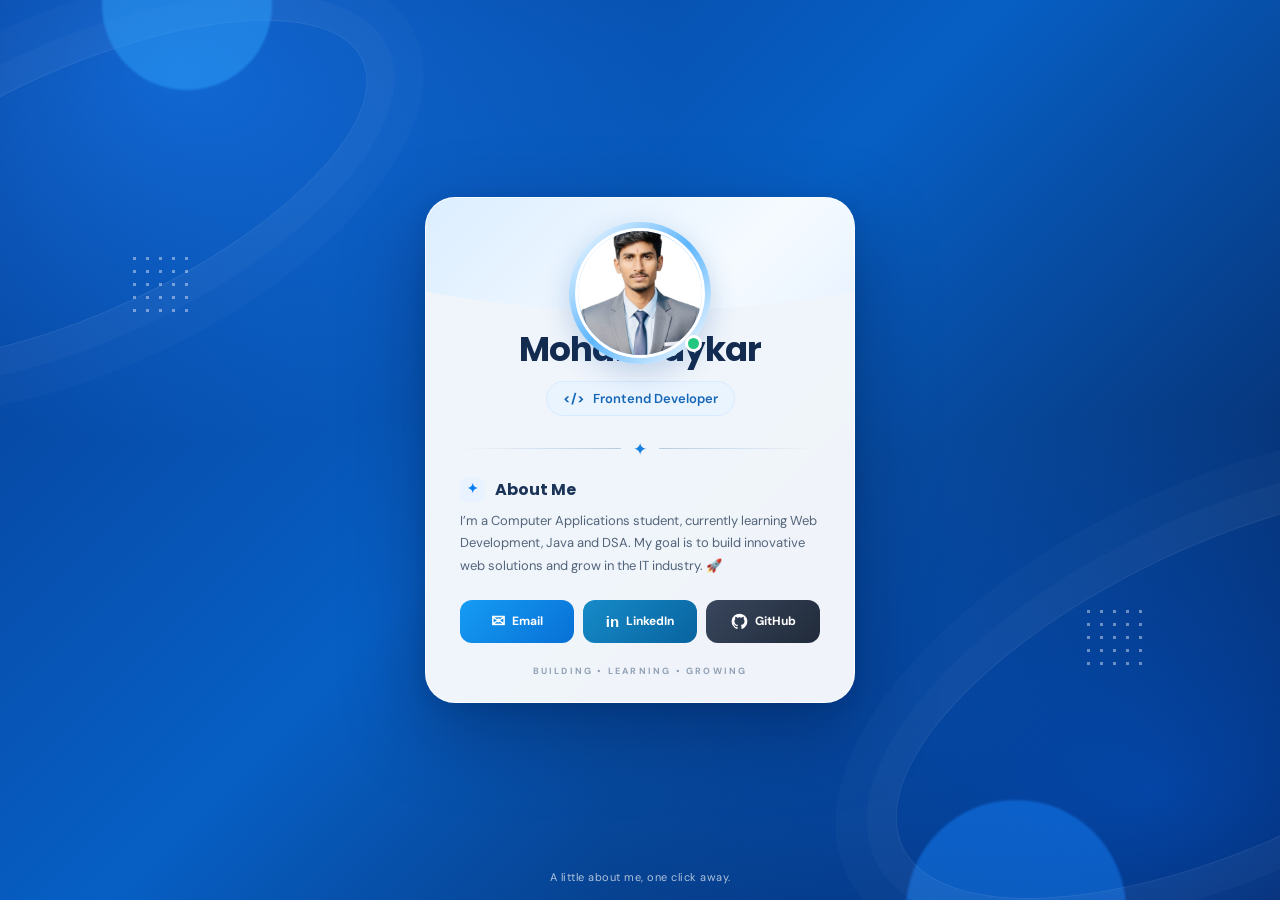
<file: index.html>
<!DOCTYPE html>
<html lang="en">
<head>
  <meta charset="UTF-8">
  <meta name="viewport" content="width=device-width, initial-scale=1.0">
  <meta name="description" content="Mohan Jaykar - Frontend Developer profile card">
  <title>Mohan Jaykar | Frontend Developer</title>
  <link rel="stylesheet" href="assets/css/style.css">
</head>
<body>
  <main class="page">
    <div class="ambient ambient-one"></div>
    <div class="ambient ambient-two"></div>
    <div class="dot-pattern dots-left"></div>
    <div class="dot-pattern dots-right"></div>

    <article class="profile-card">
      <div class="card-top-glow"></div>

      <div class="avatar-wrap">
        <img
          class="profile-photo"
          src="assets/images/Mohan_Profile_Photo.jpeg"
          alt="Mohan Jaykar"
        >
        <span class="online-indicator" aria-label="Available"></span>
      </div>

      <p class="eyebrow">HELLO, I'M</p>
      <h1>Mohan Jaykar</h1>
      <div class="role"><span class="code-icon">&lt;/&gt;</span> Frontend Developer</div>

      <div class="divider">
        <span></span><i>✦</i><span></span>
      </div>

      <section class="about">
        <h2><span class="about-icon">✦</span> About Me</h2>
        <p>
          I’m a Computer Applications student, currently learning Web Development,
          Java and DSA. My goal is to build innovative web solutions and grow in
          the IT industry. 🚀
        </p>
      </section>

      <nav class="social-links" aria-label="Contact and social profiles">
        <a class="social-btn email" href="mailto:mohan.jaykar@example.com">
          <span class="btn-icon">✉</span> Email
        </a>
        <a class="social-btn linkedin"
           href="https://www.linkedin.com/in/mohan-jaykar-365a733b0/"
           target="_blank" rel="noopener noreferrer">
          <span class="linkedin-mark">in</span> LinkedIn
        </a>
        <a class="social-btn github"
           href="https://github.com/Mohan68tech"
           target="_blank" rel="noopener noreferrer">
          <svg viewBox="0 0 24 24" aria-hidden="true">
            <path fill="currentColor" d="M12 .9a11.1 11.1 0 0 0-3.51 21.63c.55.1.76-.24.76-.54v-2.1c-3.1.67-3.76-1.32-3.76-1.32-.5-1.28-1.23-1.62-1.23-1.62-1.01-.69.08-.68.08-.68 1.12.08 1.71 1.15 1.71 1.15.99 1.7 2.6 1.21 3.23.93.1-.72.39-1.21.7-1.49-2.48-.28-5.09-1.24-5.09-5.52 0-1.22.44-2.21 1.15-2.99-.12-.28-.5-1.42.11-2.95 0 0 .94-.3 3.05 1.14a10.6 10.6 0 0 1 5.55 0c2.11-1.44 3.05-1.14 3.05-1.14.61 1.53.23 2.67.11 2.95.72.78 1.15 1.77 1.15 2.99 0 4.29-2.61 5.23-5.1 5.51.4.35.75 1.02.75 2.06v3.08c0 .3.2.65.77.54A11.1 11.1 0 0 0 12 .9Z"/>
          </svg>
          GitHub
        </a>
      </nav>
      <p class="card-footer">BUILDING • LEARNING • GROWING</p>
    </article>

    <p class="page-note">A little about me, one click away.</p>
  </main>
</body>
</html>
</file>
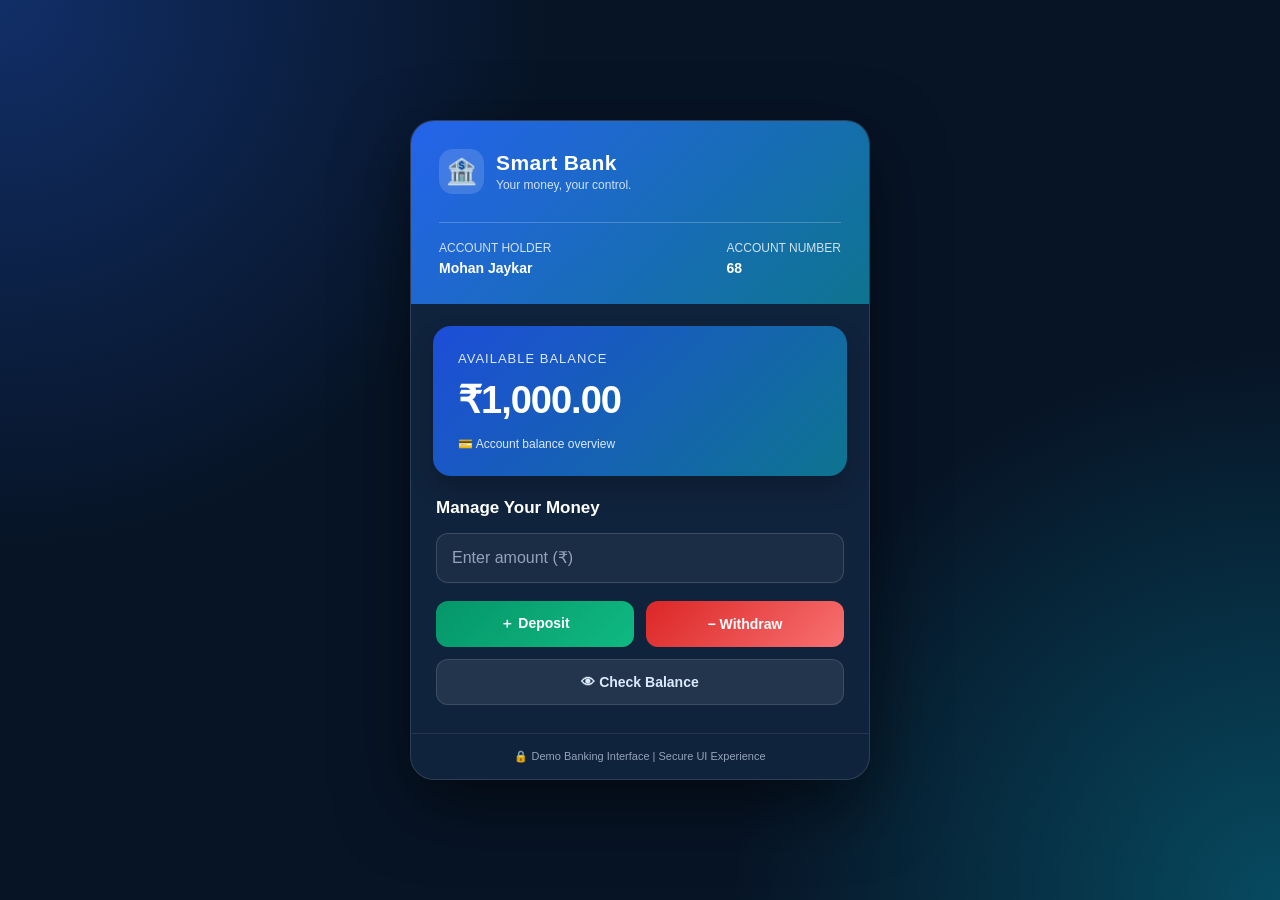
<file: bankJS.html>
<!DOCTYPE html>
<html lang="en">

<head>
    <meta charset="UTF-8">
    <meta name="viewport" content="width=device-width, initial-scale=1.0">
    <title>Smart Bank Portal</title>

    <style>
        * {
            margin: 0;
            padding: 0;
            box-sizing: border-box;
            font-family: 'Segoe UI', sans-serif;
        }

        body {
            min-height: 100vh;
            display: flex;
            justify-content: center;
            align-items: center;
            padding: 25px;
            color: white;
            background:
                radial-gradient(circle at top left, #2563eb55, transparent 35%),
                radial-gradient(circle at bottom right, #06b6d455, transparent 35%),
                #071426;
        }

        .bank-container {
            width: 100%;
            max-width: 460px;
            overflow: hidden;
            border-radius: 24px;
            background: #10233c;
            border: 1px solid #ffffff20;
            box-shadow: 0 25px 70px #0008;
            animation: appear 0.7s ease;
        }

        @keyframes appear {
            from {
                opacity: 0;
                transform: translateY(25px);
            }

            to {
                opacity: 1;
                transform: translateY(0);
            }
        }

        .header {
            padding: 28px;
            background: linear-gradient(135deg, #2563eb, #0e7490);
        }

        .bank-brand {
            display: flex;
            align-items: center;
            gap: 12px;
            margin-bottom: 28px;
        }

        .bank-icon {
            width: 45px;
            height: 45px;
            display: grid;
            place-items: center;
            border-radius: 14px;
            background: #ffffff25;
            font-size: 25px;
        }

        .bank-brand h2 {
            font-size: 21px;
            letter-spacing: 0.4px;
        }

        .bank-brand p {
            font-size: 12px;
            opacity: 0.8;
            margin-top: 3px;
        }

        .account-meta {
            display: flex;
            justify-content: space-between;
            gap: 10px;
            padding-top: 18px;
            border-top: 1px solid #ffffff35;
            font-size: 12px;
        }

        .account-meta span {
            display: block;
            opacity: 0.8;
            margin-bottom: 5px;
        }

        .account-meta strong {
            font-size: 14px;
        }

        .balance-box {
            margin: 22px;
            padding: 25px;
            border-radius: 18px;
            background: linear-gradient(135deg, #1d4ed8, #0e7490);
            box-shadow: 0 12px 25px #0003;
        }

        .balance-label {
            color: #dbeafe;
            font-size: 13px;
            letter-spacing: 1px;
            text-transform: uppercase;
        }

        .balance-amount {
            margin-top: 12px;
            font-size: 38px;
            font-weight: 700;
            letter-spacing: -1px;
        }

        .balance-footer {
            margin-top: 15px;
            font-size: 12px;
            color: #dbeafe;
        }

        .controls {
            padding: 0 25px 28px;
        }

        .section-title {
            font-size: 17px;
            margin-bottom: 15px;
        }

        .input-group {
            margin-bottom: 18px;
        }

        input[type="number"] {
            width: 100%;
            padding: 15px;
            border: 1px solid #ffffff25;
            border-radius: 12px;
            background: #ffffff0c;
            color: white;
            font-size: 16px;
            outline: none;
            transition: 0.3s;
        }

        input::placeholder {
            color: #94a3b8;
        }

        input:focus {
            border-color: #38bdf8;
            box-shadow: 0 0 0 3px #38bdf822;
        }

        .btn-grid {
            display: grid;
            grid-template-columns: 1fr 1fr;
            gap: 12px;
            margin-bottom: 12px;
        }

        button {
            border: none;
            border-radius: 12px;
            padding: 14px;
            font-size: 14px;
            font-weight: 700;
            cursor: pointer;
            transition: 0.25s;
        }

        button:hover {
            transform: translateY(-3px);
            filter: brightness(1.1);
        }

        button:active {
            transform: scale(0.97);
        }

        .btn-deposit {
            color: white;
            background: linear-gradient(135deg, #059669, #10b981);
        }

        .btn-withdraw {
            color: white;
            background: linear-gradient(135deg, #dc2626, #f87171);
        }

        .btn-check {
            width: 100%;
            color: #dbeafe;
            background: #ffffff15;
            border: 1px solid #ffffff20;
        }

        #message {
            display: none;
            margin-top: 18px;
            padding: 14px;
            border-radius: 12px;
            font-size: 13px;
            text-align: center;
            line-height: 1.5;
        }

        .msg-success {
            display: block !important;
            background: #064e3b;
            color: #a7f3d0;
            border: 1px solid #059669;
        }

        .msg-error {
            display: block !important;
            background: #7f1d1d;
            color: #fecaca;
            border: 1px solid #dc2626;
        }

        .msg-info {
            display: block !important;
            background: #0c4a6e;
            color: #bae6fd;
            border: 1px solid #0284c7;
        }

        .footer {
            padding: 16px;
            text-align: center;
            color: #94a3b8;
            font-size: 11px;
            border-top: 1px solid #ffffff15;
        }

        @media (max-width: 420px) {
            .balance-amount {
                font-size: 30px;
            }

            .header {
                padding: 22px;
            }
        }
    </style>
</head>

<body>

    <div class="bank-container">

        <div class="header">
            <div class="bank-brand">
                <div class="bank-icon">🏦</div>
                <div>
                    <h2>Smart Bank</h2>
                    <p>Your money, your control.</p>
                </div>
            </div>

            <div class="account-meta">
                <div>
                    <span>ACCOUNT HOLDER</span>
                    <strong id="accHolder"></strong>
                </div>

                <div>
                    <span>ACCOUNT NUMBER</span>
                    <strong id="accNum"></strong>
                </div>
            </div>
        </div>

        <div class="balance-box">
            <div class="balance-label">Available Balance</div>
            <div class="balance-amount" id="accBalance">₹0.00</div>
            <div class="balance-footer">💳 Account balance overview</div>
        </div>

        <div class="controls">

            <h3 class="section-title">Manage Your Money</h3>

            <div class="input-group">
                <input type="number" id="amount" placeholder="Enter amount (₹)" min="0.01" step="0.01">
            </div>

            <div class="btn-grid">
                <button class="btn-deposit" onclick="depositMoney()">
                    ＋ Deposit
                </button>

                <button class="btn-withdraw" onclick="withdrawMoney()">
                    − Withdraw
                </button>
            </div>

            <button class="btn-check" onclick="showBalance()">
                👁 Check Balance
            </button>

            <div id="message"></div>
        </div>

        <div class="footer">
            🔒 Demo Banking Interface | Secure UI Experience
        </div>

    </div>

    <script>
        function BankAccount(accountNumber, accountHolder, balance) {
            this.accountNumber = accountNumber;
            this.accountHolder = accountHolder;
            this.balance = balance;

            this.deposit = function (amount) {
                if (!Number.isFinite(amount) || amount <= 0) {
                    return "Please enter a valid positive amount.";
                }

                this.balance += amount;
                return this.balance;
            };

            this.withdraw = function (amount) {
                if (!Number.isFinite(amount) || amount <= 0) {
                    return "Please enter a valid positive amount.";
                }

                if (amount <= this.balance) {
                    this.balance -= amount;
                    return this.balance;
                }

                return "Withdrawal failed: Insufficient balance.";
            };

            this.checkBalance = function () {
                return this.balance;
            };
        }

        const account = new BankAccount("68", "Mohan Jaykar", 1000);

        const currency = new Intl.NumberFormat("en-IN", {
            style: "currency",
            currency: "INR",
            minimumFractionDigits: 2
        });

        document.getElementById("accNum").innerText =
            account.accountNumber;

        document.getElementById("accHolder").innerText =
            account.accountHolder;

        function updateBalance() {
            document.getElementById("accBalance").innerText =
                currency.format(account.checkBalance());
        }

        updateBalance();

        function showMessage(text, type) {
            const msgEl = document.getElementById("message");

            msgEl.innerText = text;
            msgEl.className = type;
        }

        function getAmount() {
            return Number(document.getElementById("amount").value);
        }

        function depositMoney() {
            const inputEl = document.getElementById("amount");
            const amt = getAmount();

            if (inputEl.value.trim() === "") {
                showMessage("Please enter an amount first.", "msg-error");
                return;
            }

            const result = account.deposit(amt);

            if (typeof result === "number") {
                updateBalance();

                showMessage(
                    "✓ Successfully deposited " + currency.format(amt),
                    "msg-success"
                );

                inputEl.value = "";
            } else {
                showMessage(result, "msg-error");
            }
        }

        function withdrawMoney() {
            const inputEl = document.getElementById("amount");
            const amt = getAmount();

            if (inputEl.value.trim() === "") {
                showMessage("Please enter an amount first.", "msg-error");
                return;
            }

            const result = account.withdraw(amt);

            if (typeof result === "number") {
                updateBalance();

                showMessage(
                    "✓ Successfully withdrawn " + currency.format(amt),
                    "msg-success"
                );

                inputEl.value = "";
            } else {
                showMessage(result, "msg-error");
            }
        }

        function showBalance() {
            showMessage(
                "Your current balance is " +
                currency.format(account.checkBalance()),
                "msg-info"
            );
        }
    </script>

</body>

</html>
</file>
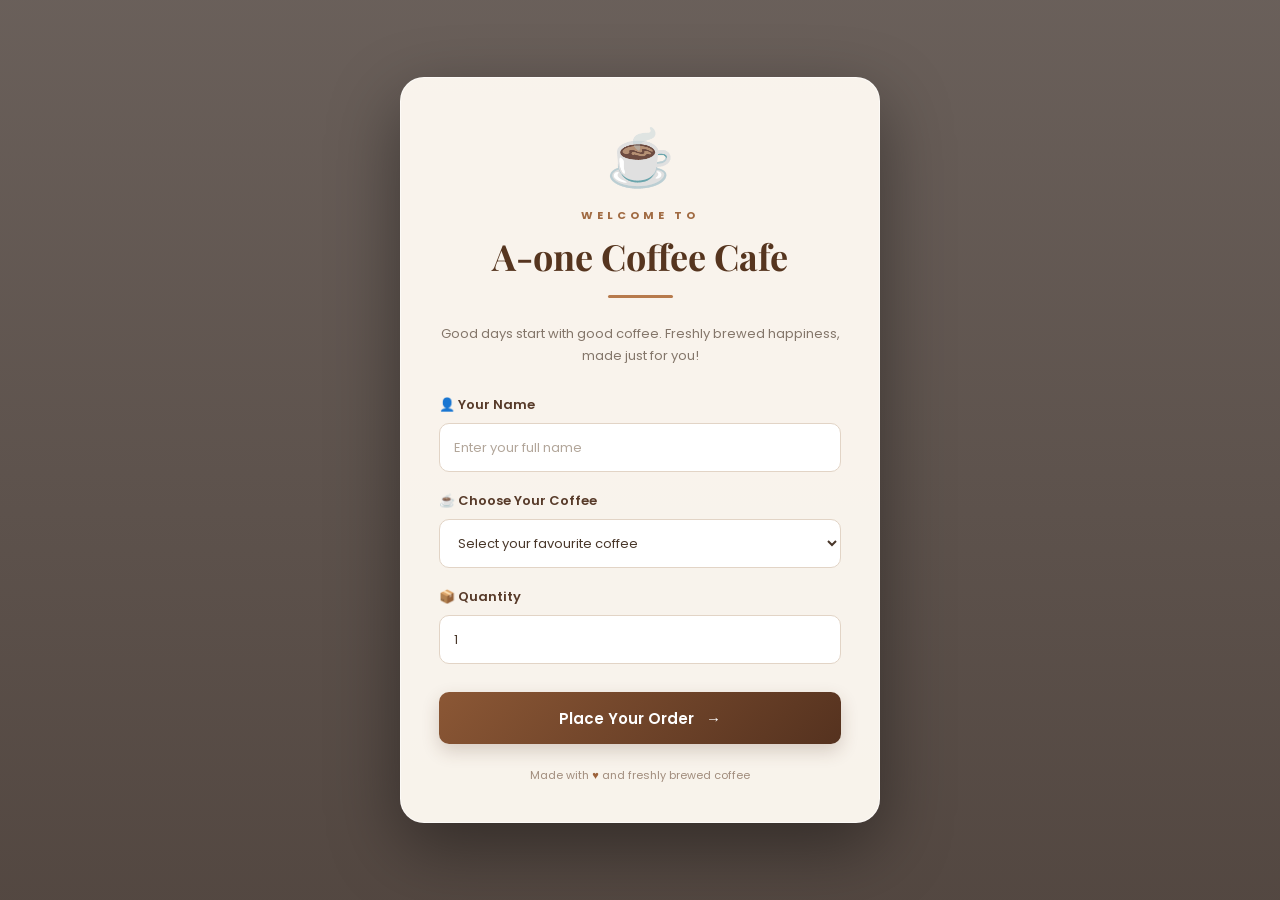
<file: Cape.html>
<!DOCTYPE html>
<html lang="en">

<head>
    <meta charset="UTF-8">
    <meta name="viewport" content="width=device-width, initial-scale=1.0">
    <title>A-one Coffee Cafe | Order Now</title>

    <link
        href="https://fonts.googleapis.com/css2?family=Playfair+Display:wght@600;700;800&family=Poppins:wght@400;500;600;700&display=swap"
        rel="stylesheet">

    <style>
        * {
            margin: 0;
            padding: 0;
            box-sizing: border-box;
        }

        body {
            min-height: 100vh;
            font-family: 'Poppins', sans-serif;
            display: flex;
            justify-content: center;
            align-items: center;
            padding: 35px 15px;
            background:
                linear-gradient(rgba(35, 20, 12, 0.68),
                    rgba(35, 20, 12, 0.78)),
                url("https://images.unsplash.com/photo-1445116572660-236099ec97a0?auto=format&fit=crop&w=1920&q=85");

            background-size: cover;
            background-position: center;
            background-attachment: fixed;
        }

        .container {
            width: 100%;
            max-width: 480px;
            padding: 38px;
            background: rgba(255, 250, 243, 0.96);
            border: 1px solid rgba(255, 255, 255, 0.6);
            border-radius: 24px;
            box-shadow: 0 25px 70px rgba(0, 0, 0, 0.4);
            animation: appear 0.8s ease;
        }

        .coffee-icon {
            text-align: center;
            font-size: 55px;
            margin-bottom: 8px;
        }

        .tagline {
            text-align: center;
            color: #a16b43;
            font-size: 11px;
            font-weight: 700;
            letter-spacing: 4px;
            margin-bottom: 8px;
        }

        h1 {
            font-family: 'Playfair Display', serif;
            text-align: center;
            color: #56351f;
            font-size: 36px;
            margin-bottom: 10px;
        }

        .intro {
            text-align: center;
            color: #84766a;
            font-size: 13px;
            line-height: 1.7;
            margin-bottom: 28px;
        }

        .divider {
            width: 65px;
            height: 3px;
            background: #b77a4c;
            margin: 15px auto 25px;
            border-radius: 5px;
        }

        label {
            display: block;
            margin: 19px 0 8px;
            color: #573a29;
            font-size: 13px;
            font-weight: 600;
        }

        input,
        select {
            width: 100%;
            height: 49px;
            padding: 0 14px;
            border: 1px solid #e2d4c6;
            border-radius: 10px;
            background: #fff;
            color: #49372a;
            font-family: inherit;
            font-size: 13px;
            transition: 0.3s;
        }

        input:focus,
        select:focus {
            outline: none;
            border-color: #a76b40;
            box-shadow: 0 0 0 3px rgba(167, 107, 64, 0.13);
        }

        input::placeholder {
            color: #b2a69a;
        }

        button {
            width: 100%;
            height: 52px;
            margin-top: 28px;
            border: none;
            border-radius: 10px;
            background: linear-gradient(135deg, #8b5735, #55321f);
            color: white;
            font-family: inherit;
            font-size: 15px;
            font-weight: 600;
            cursor: pointer;
            box-shadow: 0 7px 18px rgba(87, 51, 30, 0.2);
            transition: 0.3s;
        }

        button:hover {
            transform: translateY(-3px);
            background: linear-gradient(135deg, #a36a43, #70452d);
            box-shadow: 0 10px 22px rgba(87, 51, 30, 0.3);
        }

        .footer {
            text-align: center;
            margin-top: 23px;
            color: #a18d7d;
            font-size: 11px;
        }

        .footer span {
            color: #9c633c;
        }

        @keyframes appear {
            from {
                opacity: 0;
                transform: translateY(25px);
            }

            to {
                opacity: 1;
                transform: translateY(0);
            }
        }

        @media(max-width: 480px) {
            .container {
                padding: 28px 22px;
            }

            h1 {
                font-size: 30px;
            }

            body {
                background-attachment: scroll;
            }
        }
    </style>
</head>

<body>

    <main class="container">

        <div class="coffee-icon">☕</div>

        <p class="tagline">WELCOME TO</p>

        <h1>A-one Coffee Cafe</h1>

        <div class="divider"></div>

        <p class="intro">
            Good days start with good coffee.
            Freshly brewed happiness, made just for you!
        </p>

        <form method="get">

            <label for="customer-name">👤 Your Name</label>

            <input id="customer-name" name="customerName" type="text" placeholder="Enter your full name"
                autocomplete="name" required>

            <label for="coffee">☕ Choose Your Coffee</label>

            <select id="coffee" name="coffee" required>
                <option value="">Select your favourite coffee</option>
                <option value="Americano">Americano</option>
                <option value="Espresso">Espresso</option>
                <option value="Latte">Latte</option>
                <option value="Iced Latte">Iced Latte</option>
                <option value="Iced Americano">Iced Americano</option>
                <option value="Iced Mocha">Iced Mocha</option>
            </select>

            <label for="quantity">📦 Quantity</label>

            <input id="quantity" name="quantity" type="number" min="1" max="20" value="1" required>

            <button type="submit">
                Place Your Order &nbsp; →
            </button>

        </form>

        <p class="footer">
            Made with <span>♥</span> and freshly brewed coffee
        </p>

    </main>

</body>

</html>
</file>
<file: assets/css/style.css>
@import url('https://fonts.googleapis.com/css2?family=DM+Sans:wght@400;500;600;700&family=Poppins:wght@400;500;600;700;800&display=swap');

:root {
  --navy: #071a42;
  --blue: #087cf0;
  --ink: #172b4d;
  --muted: #65748b;
  --white: #ffffff;
}

* { box-sizing: border-box; }

body {
  margin: 0;
  min-height: 100vh;
  font-family: 'DM Sans', sans-serif;
  color: var(--ink);
  background: #071a42;
}

.page {
  min-height: 100vh;
  padding: 48px 20px;
  display: grid;
  place-items: center;
  position: relative;
  overflow: hidden;
  isolation: isolate;
  background:
    radial-gradient(ellipse at 14% 8%, rgba(27, 133, 255, .55), transparent 32%),
    radial-gradient(ellipse at 90% 88%, rgba(0, 108, 255, .42), transparent 34%),
    linear-gradient(135deg, #063b91 0%, #075fc4 46%, #061b4c 100%);
}

.page::before, .page::after {
  content: "";
  position: absolute;
  z-index: -1;
  border: 1px solid rgba(255,255,255,.10);
  border-radius: 50%;
  transform: rotate(-25deg);
}

.page::before {
  width: 620px; height: 240px;
  left: -230px; top: 70px;
  box-shadow: 0 0 0 28px rgba(255,255,255,.025), 0 0 0 58px rgba(255,255,255,.02);
}

.page::after {
  width: 720px; height: 300px;
  right: -310px; bottom: 55px;
  box-shadow: 0 0 0 30px rgba(255,255,255,.025), 0 0 0 62px rgba(255,255,255,.02);
}

.ambient {
  position: absolute;
  z-index: -1;
  border-radius: 50%;
  filter: blur(1px);
  opacity: .45;
}
.ambient-one {
  width: 170px; height: 170px;
  background: #32a8ff;
  top: -80px; left: 8%;
}
.ambient-two {
  width: 220px; height: 220px;
  background: #1685ff;
  bottom: -120px; right: 12%;
}

.dot-pattern {
  position: absolute;
  width: 70px; height: 70px;
  opacity: .55;
  background-image: radial-gradient(rgba(255,255,255,.75) 1.5px, transparent 1.5px);
  background-size: 13px 13px;
}
.dots-left { left: 10%; top: 28%; }
.dots-right { right: 10%; bottom: 25%; }

.profile-card {
  width: min(100%, 430px);
  position: relative;
  overflow: hidden;
  padding: 112px 34px 25px;
  border: 1px solid rgba(255,255,255,.72);
  border-radius: 30px;
  background: rgba(255,255,255,.94);
  box-shadow: 0 28px 80px rgba(0, 12, 45, .35), 0 4px 18px rgba(0,0,0,.08);
  text-align: center;
  animation: rise-in .8s ease both;
}

.card-top-glow {
  position: absolute;
  inset: 0 0 auto;
  height: 150px;
  background: linear-gradient(135deg, #dceeff, #f5faff 65%, #e6f2ff);
  clip-path: ellipse(90% 75% at 50% 0%);
}

.avatar-wrap {
  width: 142px;
  height: 142px;
  position: absolute;
  z-index: 1;
  top: 24px;
  left: 50%;
  transform: translateX(-50%);
  padding: 6px;
  border-radius: 50%;
  background: linear-gradient(135deg, #fff, #5eb6ff, #fff);
  box-shadow: 0 9px 28px rgba(12, 83, 158, .22);
}

.profile-photo {
  display: block;
  width: 100%;
  height: 100%;
  border-radius: 50%;
  object-fit: cover;
  border: 3px solid white;
  background: #dce8f5;
}

.online-indicator {
  position: absolute;
  right: 9px;
  bottom: 12px;
  width: 17px;
  height: 17px;
  border: 3px solid white;
  border-radius: 50%;
  background: #24c780;
}

.eyebrow {
  margin: 0 0 5px;
  color: #6e829c;
  font-size: 10px;
  font-weight: 700;
  letter-spacing: 3px;
}

h1 {
  margin: 0;
  color: #142b50;
  font-family: 'Poppins', sans-serif;
  font-size: clamp(27px, 6vw, 34px);
  line-height: 1.25;
  font-weight: 700;
  letter-spacing: -.8px;
}

.role {
  display: inline-flex;
  align-items: center;
  gap: 8px;
  margin-top: 10px;
  padding: 8px 16px;
  border: 1px solid #d8eaff;
  border-radius: 30px;
  color: #1767b7;
  background: #eaf4ff;
  font-size: 13px;
  font-weight: 600;
}
.code-icon { font-weight: 800; }

.divider {
  display: flex;
  align-items: center;
  gap: 12px;
  margin: 22px 0 17px;
  color: #1680df;
}
.divider span {
  height: 1px;
  flex: 1;
  background: linear-gradient(90deg, transparent, #b7cce1);
}
.divider span:last-child {
  background: linear-gradient(90deg, #b7cce1, transparent);
}
.divider i { font-size: 17px; font-style: normal; }

.about { text-align: left; }
.about h2 {
  display: flex;
  align-items: center;
  gap: 10px;
  margin: 0 0 8px;
  color: #1c3458;
  font-family: 'Poppins', sans-serif;
  font-size: 16px;
}
.about-icon {
  display: grid;
  place-items: center;
  width: 25px; height: 25px;
  border-radius: 8px;
  color: #087cf0;
  background: #e8f3ff;
  font-size: 13px;
}
.about p {
  margin: 0;
  color: #53647a;
  font-size: 13px;
  line-height: 1.75;
}

.social-links {
  display: grid;
  grid-template-columns: 1fr 1fr 1fr;
  gap: 9px;
  margin-top: 22px;
}
.social-btn {
  min-height: 43px;
  display: inline-flex;
  justify-content: center;
  align-items: center;
  gap: 7px;
  padding: 9px 8px;
  border-radius: 12px;
  color: white;
  text-decoration: none;
  font-size: 12px;
  font-weight: 700;
  transition: transform .2s ease, box-shadow .2s ease, filter .2s ease;
}
.social-btn:hover {
  transform: translateY(-3px);
  box-shadow: 0 8px 18px rgba(0, 40, 100, .2);
  filter: brightness(1.07);
}
.email { background: linear-gradient(135deg, #159cf4, #0870d5); }
.linkedin { background: linear-gradient(135deg, #168bc8, #08639f); }
.github { background: linear-gradient(135deg, #39465c, #202a3a); }
.btn-icon { font-size: 17px; line-height: 1; }
.linkedin-mark {
  font-family: Arial, sans-serif;
  font-size: 15px;
  font-weight: 800;
}
.github svg { width: 17px; height: 17px; }

.card-footer {
  margin: 22px 0 0;
  color: #91a1b5;
  font-size: 9px;
  font-weight: 700;
  letter-spacing: 2.2px;
}

.page-note {
  position: absolute;
  bottom: 16px;
  margin: 0;
  color: rgba(255,255,255,.68);
  font-size: 11px;
  letter-spacing: .5px;
}

@keyframes rise-in {
  from { opacity: 0; transform: translateY(18px); }
  to { opacity: 1; transform: translateY(0); }
}

@media (max-width: 480px) {
  .page { padding: 30px 16px 52px; }
  .profile-card { padding: 105px 22px 22px; border-radius: 25px; }
  .avatar-wrap { width: 132px; height: 132px; top: 20px; }
  .social-links { gap: 7px; }
  .social-btn { font-size: 11px; padding-inline: 5px; }
}

@media (prefers-reduced-motion: reduce) {
  *, *::before, *::after {
    animation-duration: .01ms !important;
    transition-duration: .01ms !important;
    scroll-behavior: auto !important;
  }
}
</file>
